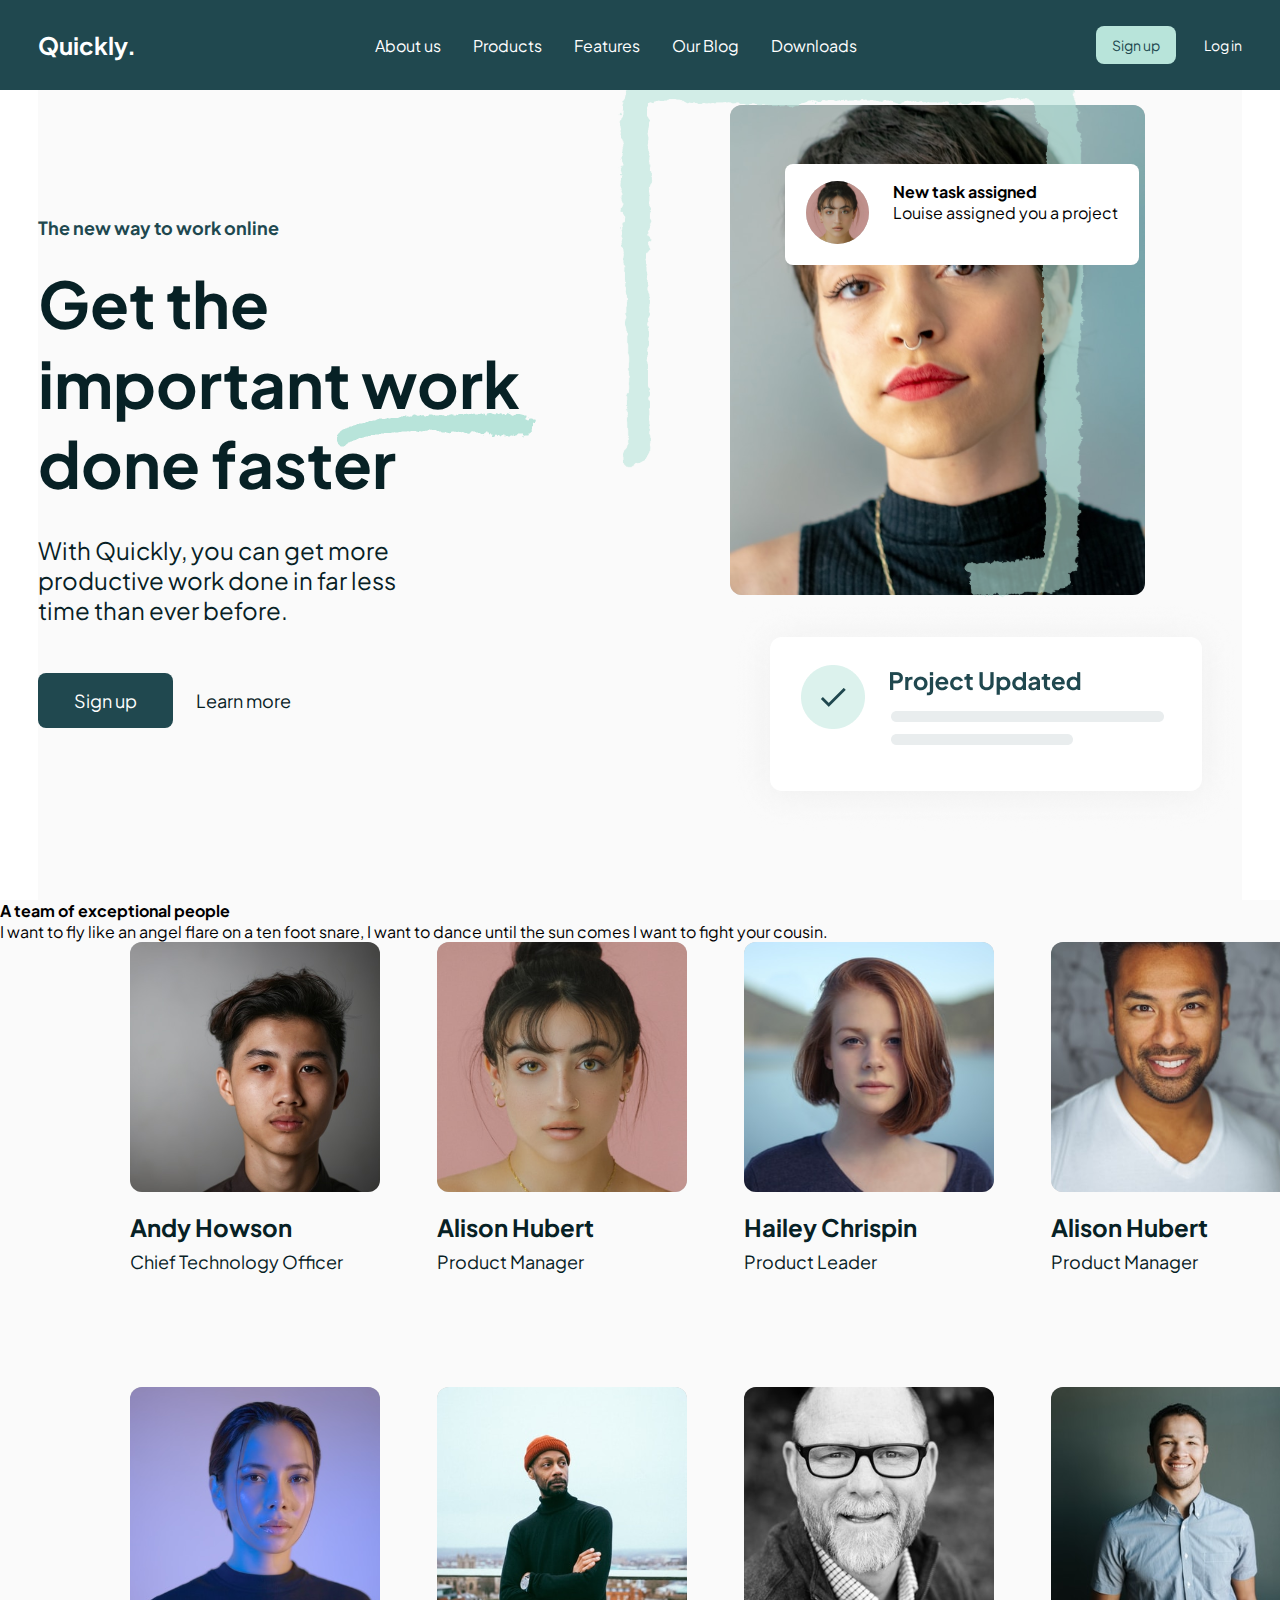
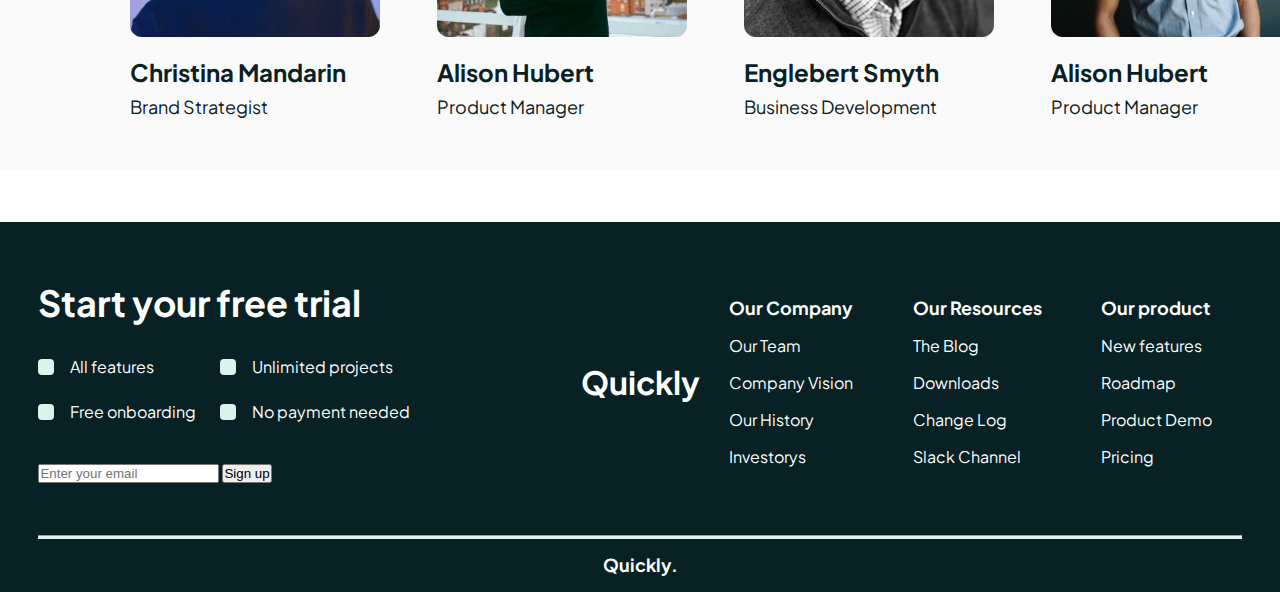
<file: 14.SCSS-QuicqlyLandingPage/index.html>
<!DOCTYPE html>
<html lang="en">
  <head>
    <meta charset="UTF-8" />
    <meta http-equiv="X-UA-Compatible" content="IE=edge" />
    <meta name="viewport" content="width=device-width, initial-scale=1.0" />
    <link rel="preconnect" href="https://fonts.googleapis.com" />
    <link rel="preconnect" href="https://fonts.gstatic.com" crossorigin />
    <link
      href="https://fonts.googleapis.com/css2?family=Plus+Jakarta+Sans:wght@400;700&display=swap"
      rel="stylesheet"
    />
    <link
      rel="stylesheet"
      href="https://cdnjs.cloudflare.com/ajax/libs/font-awesome/6.4.0/css/all.min.css"
      integrity="sha512-iecdLmaskl7CVkqkXNQ/ZH/XLlvWZOJyj7Yy7tcenmpD1ypASozpmT/E0iPtmFIB46ZmdtAc9eNBvH0H/ZpiBw=="
      crossorigin="anonymous"
      referrerpolicy="no-referrer"
    />
    <link rel="stylesheet" href="./assets/scss/main.css" />
    <title>Document</title>
  </head>
  <body>
    <header>
      <div class="container">
        <div class="header">
          <h4>Quickly.</h4>
          <nav>
            <ul>
              <li><a href="">About us</a></li>
              <li><a href="">Products</a></li>
              <li><a href="">Features</a></li>
              <li><a href="">Our Blog</a></li>
              <li><a href="">Downloads</a></li>
            </ul>
          </nav>
          <div class="btn">
            <button class="sign-up">Sign up</button>
            <button class="log-in">Log in</button>
          </div>
          <a class="menu" href=""
            ><i class="fa-sharp fa-solid fa-bars fa-2xl"></i
          ></a>
        </div>
      </div>
    </header>
    <div id="home">
      <div class="container">
        <section class="hero-banner">
          <div class="hero-banner-info">
            <h5>The new way to work online</h5>
            <p class="title">Get the important work done faster</p>
            <p class="text">
              With Quickly, you can get more productive work done in far less
              time than ever before.
            </p>
            <button class="sign">Sign up</button>
            <button class="learn">Learn more</button>
            <img class="line" src="./assets/images/line.svg" alt="" />
          </div>
          <div class="hero-banner-img">
            <div class="note">
              <div class="avatar">
                <img src="./assets/images/Avatar.svg" alt="" />
              </div>
              <div class="new">
                <h4>New task assigned</h4>
                <p>Louise assigned you a project</p>
              </div>
            </div>
            <div class="frame-img">
              <img class="photo" src="./assets/images/photo.svg" alt="" />
              <img class="frame" src="./assets/images/frame.svg" alt="" />
            </div>

              <div class="project-info">
                <img src="./assets/images/UI Element 3.png" alt="">
              </div>
            </div>
          </div>
        </section>
        
        <section class="team">
          <div class="team-about">
            <h4>A team of exceptional people</h4>
            <p>
              I want to fly like an angel flare on a ten foot snare, I want to
              dance until the sun comes I want to fight your cousin.
            </p>
          </div>
          <div class="team-img">
            <div>
              <img src="./assets/images/photo2.svg" alt="" />
              <h4>Andy Howson</h4>
              <p>Chief Technology Officer</p>
              <a href=""><i class="fa-brands fa-facebook"></i></a>
              <a class="social-icon" href=""
                ><i class="fa-brands fa-instagram"></i
              ></a>
              <a href=""><i class="fa-brands fa-twitter"></i></a>
            </div>
            <div>
              <img src="./assets/images/photo3.svg" alt="" />
              <h4>Alison Hubert</h4>
              <p>Product Manager</p>
              <a href=""><i class="fa-brands fa-facebook"></i></a>
              <a class="social-icon" href=""
                ><i class="fa-brands fa-instagram"></i
              ></a>
              <a href=""><i class="fa-brands fa-twitter"></i></a>
            </div>
            <div>
              <img src="./assets/images/photo4.svg" alt="" />
              <h4>Hailey Chrispin</h4>
              <p>Product Leader</p>
              <a href=""><i class="fa-brands fa-facebook"></i></a>
              <a class="social-icon" href=""
                ><i class="fa-brands fa-instagram"></i
              ></a>
              <a href=""><i class="fa-brands fa-twitter"></i></a>
            </div>
            <div>
              <img src="./assets/images/photo5.svg" alt="" />
              <h4>Alison Hubert</h4>
              <p>Product Manager</p>
              <a href=""><i class="fa-brands fa-facebook"></i></a>
              <a class="social-icon" href=""
                ><i class="fa-brands fa-instagram"></i
              ></a>
              <a href=""><i class="fa-brands fa-twitter"></i></a>
            </div>
            <div>
              <img src="./assets/images/photo6.svg" alt="" />
              <h4>Christina Mandarin</h4>
              <p>Brand Strategist</p>
              <a href=""><i class="fa-brands fa-facebook"></i></a>
              <a class="social-icon" href=""
                ><i class="fa-brands fa-instagram"></i
              ></a>
              <a href=""><i class="fa-brands fa-twitter"></i></a>
            </div>
            <div>
              <img src="./assets/images/photo7.svg" alt="" />
              <h4>Alison Hubert</h4>
              <p>Product Manager</p>
              <a href=""><i class="fa-brands fa-facebook"></i></a>
              <a class="social-icon" href=""
                ><i class="fa-brands fa-instagram"></i
              ></a>
              <a href=""><i class="fa-brands fa-twitter"></i></a>
            </div>
            <div>
              <img src="./assets/images/pphoto8.svg" alt="" />
              <h4>Englebert Smyth</h4>
              <p>Business Development</p>
              <a href=""><i class="fa-brands fa-facebook"></i></a>
              <a class="social-icon" href=""
                ><i class="fa-brands fa-instagram"></i
              ></a>
              <a href=""><i class="fa-brands fa-twitter"></i></a>
            </div>
            <div>
              <img src="./assets/images/photo9.svg" alt="" />
              <h4>Alison Hubert</h4>
              <p>Product Manager</p>
              <a href=""><i class="fa-brands fa-facebook"></i></a>
              <a class="social-icon" href=""
                ><i class="fa-brands fa-instagram"></i
              ></a>
              <a href=""><i class="fa-brands fa-twitter"></i></a>
            </div>
          </div>
        </section>
      </div>
      <footer>
        <div class="container">
          <div class="top">
            <div class="free-trial">
              <h3>Start your free trial</h3>
              <div class="about">
                <div class="col">
                  <div>
                    <i class="fa-solid fa-check fa-2xs"></i>
                    <p>All features</p>
                  </div>
                  <div>
                    <i class="fa-solid fa-check fa-2xs"></i>
                    <p>Free onboarding</p>
                  </div>
                </div>
                <div class="col">
                  <div>
                    <i class="fa-solid fa-check fa-2xs"></i>
                    <p>Unlimited projects</p>
                  </div>
                  <div>
                    <i class="fa-solid fa-check fa-2xs"></i>
                    <p>No payment needed</p>
                  </div>
                </div>
              </div>
              <div class="input">
                <input type="text" placeholder="Enter your email" />
                <button>Sign up</button>
              </div>
            </div>
            <div class="footer">
              <h1>Quickly</h1>
              <a href="#"><i class="fa-brands fa-facebook"></i></a>
              <a href="#"><i class="fa-brands fa-twitter"></i></a>
              <a href="#"><i class="fa-brands fa-linkedin"></i></a>
              <a href="#"><i class="fa-brands fa-instagram"></i></a>
            </div>
            <div class="about-company">
              <ul>
                <li><h5>Our Company</h5></li>
                <li>Our Team</li>
                <li>Company Vision</li>
                <li>Our History</li>
                <li>Investorys</li>
              </ul>
              <ul>
                <li><h5>Our Resources</h5></li>
                <li>The Blog</li>
                <li>Downloads</li>
                <li>Change Log</li>
                <li>Slack Channel</li>
              </ul>
              <ul>
                <li><h5>Our product</h5></li>
                <li>New features</li>
                <li>Roadmap</li>
                <li>Product Demo</li>
                <li>Pricing</li>
              </ul>
            </div>
          </div>

          <div class="bottom">
            <hr />
            <h5>Quickly.</h5>
            <p>Copyright 2022 Quickly LTD <span>powered by Rashid</span></p>
          </div>
        </div>
      </footer>
    </div>
  </body>
</html>
</file>
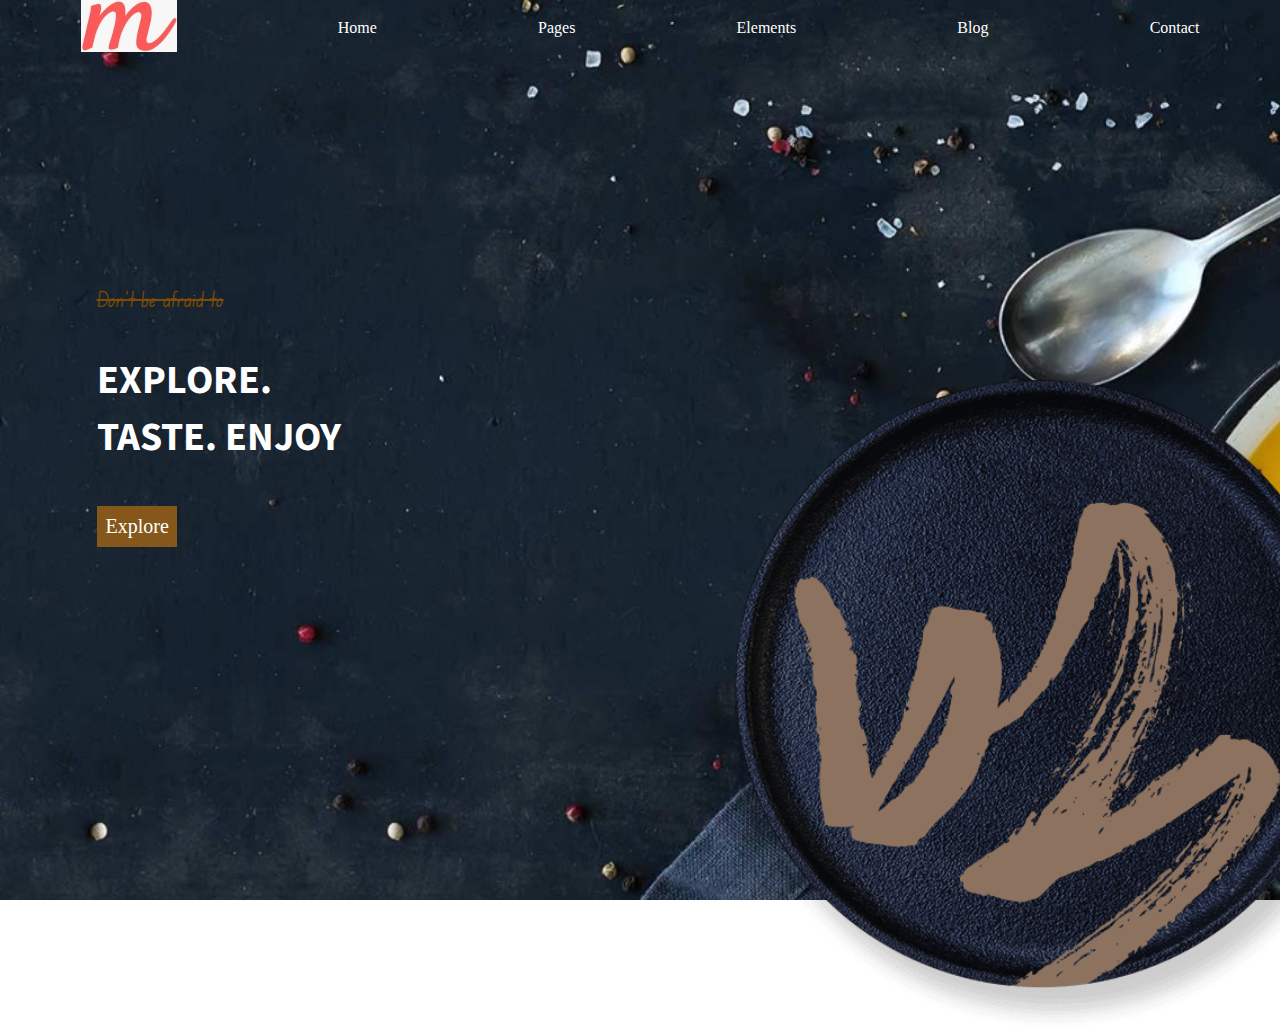
<file: Traditional-cuisine/index.html>
<!DOCTYPE html>
<html lang="en">
  <head>
    <meta charset="UTF-8" />
    <meta http-equiv="X-UA-Compatible" content="IE=edge" />
    <meta name="viewport" content="width=, initial-scale=1.0" />
    <link rel="stylesheet" href="./css/main.css" />
    <title>Document</title>
  </head>
  <body>
    <header>
      <div class="container">
        <nav>
          <ul>
            <li>
              <a href=""><img src="./css/images/logo.jpg" alt="" /></a>
            </li>
            <li><a href="#">Home</a></li>
            <li><a href="#">Pages</a></li>
            <li><a href="#">Elements</a></li>
            <li><a href="#">Blog</a></li>
            <li><a href="#">Contact</a></li>
          </ul>
        </nav>
        <div class="about">
          <div class="explore">
            <p>Don't be afraid to</p>
            <h1>explore. <br />taste. enjoy</h1>
            <a href="">Explore</a>
          </div>
          <div class="img1">
            <img src="./css/images/h3-slider-img-1.png" alt="" />
          </div>
        </div>
      </div>
    </header>
  </body>
</html>
</file>
<file: 14.SCSS-QuicqlyLandingPage/assets/scss/main.css>
* {
  margin: 0;
  padding: 0;
  box-sizing: border-box;
  text-decoration: none;
  list-style: none;
}

.container {
  max-width: 1440px;
  margin: 0 3%;
}

body {
  font-family: "Plus Jakarta Sans", sans-serif;
}

header {
  background-color: #20484F;
  padding: 26px 0;
  position: fixed;
  width: 100%;
  z-index: 3;
}
header .header {
  display: flex;
  justify-content: space-between;
  align-items: center;
  width: 100%;
}
header .header h4 {
  color: white;
  font-size: 24px;
  font-weight: 700;
}
header .header nav ul {
  display: flex;
  justify-content: space-between;
  align-items: center;
  gap: 32px;
}
header .header nav ul li a {
  color: white;
}
header .header .btn {
  display: flex;
  justify-content: space-between;
  align-items: center;
  gap: 28px;
}
header .header .btn .sign-up {
  background-color: #B8E4DA;
  border: none;
  color: #20484F;
  padding: 10px 16px;
  border-radius: 8px;
  font-size: 14px;
  font-family: "Plus Jakarta Sans", sans-serif;
}
header .header .btn .log-in {
  background-color: transparent;
  font-family: "Plus Jakarta Sans", sans-serif;
  color: #fff;
  border: none;
  font-size: 14px;
}
header .header .menu {
  display: none;
}
@media only screen and (max-width: 777px) {
  header .header nav {
    display: none;
  }
  header .header .btn {
    display: none;
  }
  header .header .menu {
    display: block;
    color: #fff;
  }
}

footer {
  padding-top: 58px;
  background-color: #072125;
  color: #fff;
}
footer .top {
  display: flex;
  justify-content: space-between;
  align-items: center;
}
footer .top .free-trial {
  width: 50%;
}
footer .top .free-trial h3 {
  font-size: 36px;
  margin-bottom: 31px;
}
footer .top .free-trial .about {
  display: flex;
  gap: 24px;
}
footer .top .free-trial .about .col {
  display: flex;
  flex-direction: column;
  gap: 24px;
  margin-bottom: 39px;
}
footer .top .free-trial .about .col div {
  display: flex;
  align-items: center;
  -moz-column-gap: 16px;
       column-gap: 16px;
}
footer .top .free-trial .about .col .fa-solid {
  background-color: #DCF2ED;
  color: #20484F;
  height: 16px;
  width: 16px;
  border-radius: 4px;
  display: flex;
  justify-content: center;
  align-items: center;
}
footer .top .free-trial .footer-input {
  position: relative;
}
footer .top .free-trial .footer-input input {
  padding: 11px 44px;
  font-size: 18px;
  color: rgba(32, 72, 79, 0.2);
  border: none;
  border-radius: 8px;
  width: 50%;
}
footer .top .free-trial .footer-input button {
  width: 130px;
  height: 42px;
  position: absolute;
  right: 50%;
  background-color: #DCF2ED;
  border: none;
  border-bottom-right-radius: 8px;
  border-top-right-radius: 8px;
  color: #072125;
  font-size: 18px;
}
footer .top .mobile-footer {
  display: none;
}
footer .top .about-company {
  width: 50%;
  display: flex;
  justify-content: space-around;
  align-items: center;
}
footer .top .about-company ul {
  display: flex;
  flex-direction: column;
  row-gap: 16px;
}
footer .top .about-company ul li h5 {
  font-size: 18px;
}
footer .bottom {
  margin-top: 52px;
}
footer .bottom h5 {
  text-align: center;
  font-size: 18px;
  padding-bottom: 16px;
}
footer .bottom h5::before {
  content: "";
  display: block;
  border: 1px solid #DCF2ED;
  margin-bottom: 14px;
}
footer .bottom p {
  display: none;
}
@media only screen and (max-width: 777px) {
  footer {
    padding-top: 20px;
  }
  footer .top {
    flex-direction: column;
  }
  footer .top .free-trial {
    display: none;
  }
  footer .top .mobile-footer {
    display: block;
  }
  footer .top .mobile-footer h1 {
    padding-bottom: 30px;
    text-align: center;
  }
  footer .top .mobile-footer a {
    padding: 20px;
  }
  footer .top .mobile-footer a .fa-brands {
    padding: 10px;
    font-size: 24px;
    color: #fff;
    border: 1px solid white;
    border-radius: 50%;
  }
  footer .top .about-company {
    flex-direction: column;
    margin-top: 30px;
    row-gap: 30px;
    text-align: center;
  }
  footer .top .about-company ul li {
    color: #DCF2ED;
  }
  footer .bottom {
    padding: 15px;
  }
  footer .bottom h5 {
    display: none;
  }
  footer .bottom p {
    display: block;
    text-align: center;
    margin-top: 25px;
    animation: copyright 1s linear infinite;
  }
  footer .bottom p span::before {
    content: "";
    border: 1px solid #fff;
    margin: 0 10px;
    display: inline-block;
    height: 12px;
  }
  @keyframes copyright {
    0% {
      transform: rotate(0deg);
    }
    50% {
      transform: rotate(-2deg);
    }
    to {
      transform: rotateX(2deg);
    }
  }
}

#home .hero-banner {
  height: 100vh;
  display: flex;
  justify-content: space-between;
  align-items: center;
  gap: 179px;
  background-color: #fafafa;
  padding-bottom: 136px;
}
#home .hero-banner .hero-banner-info {
  margin-top: 15%;
  width: 50%;
  position: relative;
}
#home .hero-banner .hero-banner-info h5 {
  font-size: 18px;
  font-weight: 700;
  color: #20484F;
  margin-bottom: 24px;
}
#home .hero-banner .hero-banner-info .title {
  font-size: 64px;
  font-weight: 700;
  color: #072125;
  margin-bottom: 32px;
  position: relative;
  z-index: 1;
}
#home .hero-banner .hero-banner-info .text {
  width: 75%;
  font-size: 24px;
  color: #072125;
  margin-bottom: 48px;
}
#home .hero-banner .hero-banner-info .mobile-title {
  display: none;
}
#home .hero-banner .hero-banner-info .mobile-text {
  display: none;
}
#home .hero-banner .hero-banner-info .sign {
  background-color: #20484F;
  padding: 16px 36px;
  font-size: 18px;
  font-family: "Plus Jakarta Sans", sans-serif;
  color: #fff;
  border: none;
  border-radius: 8px;
  margin-right: 20px;
}
#home .hero-banner .hero-banner-info .learn {
  font-family: "Plus Jakarta Sans", sans-serif;
  border: none;
  font-size: 18px;
  background-color: transparent;
  color: #072125;
}
#home .hero-banner .hero-banner-info .line {
  position: absolute;
  top: 16%;
  left: 37%;
}
#home .hero-banner .hero-banner-info input {
  display: none;
}
#home .hero-banner .hero-banner-info .mobile-btn {
  display: none;
}
#home .hero-banner .hero-banner-img {
  margin-top: 15%;
  width: 50%;
  position: relative;
}
#home .hero-banner .hero-banner-img .note {
  display: flex;
  padding: 17px 21px;
  -moz-column-gap: 24px;
       column-gap: 24px;
  position: absolute;
  background-color: #fff;
  right: 20%;
  top: 8%;
  border-radius: 8px;
  z-index: 2;
}
#home .hero-banner .hero-banner-img .note .border {
  width: 73px;
  height: 73px;
  border-radius: 50%;
  background-color: #B8E4DA;
  display: flex;
  padding: 2px;
}
#home .hero-banner .hero-banner-img .note .border img {
  border: 3px solid #fff;
  border-radius: 50%;
}
#home .hero-banner .hero-banner-img .note .notif h4 {
  font-size: 24px;
  margin-bottom: 7px;
}
#home .hero-banner .hero-banner-img .note .notif p {
  color: #20484F;
}
#home .hero-banner .hero-banner-img .bg-image {
  position: relative;
  z-index: 1;
}
#home .hero-banner .hero-banner-img .frame {
  position: absolute;
  right: 25%;
  top: -9%;
}
#home .hero-banner .hero-banner-img .mobile-img {
  display: none;
}
#home .hero-banner .hero-banner-img .update {
  display: flex;
  gap: 19px;
  padding: 28px 38px 24px 31px;
  width: 432px;
  height: 193px;
  background-color: #fff;
  position: absolute;
  bottom: -15%;
  right: 46%;
  border-radius: 12px;
  z-index: 2;
}
#home .hero-banner .hero-banner-img .update .icon {
  position: relative;
  width: 64px;
  height: 64px;
  background-color: #DCF2ED;
  border-radius: 50%;
}
#home .hero-banner .hero-banner-img .update .icon img {
  position: absolute;
  top: 33%;
  left: 33%;
  color: #20484F;
}
#home .hero-banner .hero-banner-img .update .update-info h4 {
  color: #20484F;
}
#home .hero-banner .hero-banner-img .update .update-info .line {
  width: 273px;
  height: 11px;
  margin-top: 16px;
  background-color: rgba(32, 72, 79, 0.1);
  border-radius: 12px;
}
#home .hero-banner .hero-banner-img .update .update-info .short {
  margin-top: 12px;
  margin-bottom: 24px;
  width: 182px;
}
#home .hero-banner .hero-banner-img .update .update-info .line-wide {
  width: 110px;
  height: 37px;
  background-color: #B8E4DA;
  border-radius: 8px;
}
@media only screen and (max-width: 777px) {
  #home .hero-banner {
    flex-direction: column-reverse;
    justify-content: space-around;
    row-gap: 10px;
  }
  #home .hero-banner .hero-banner-img {
    padding-top: 10%;
  }
  #home .hero-banner .hero-banner-img .note {
    display: none;
  }
  #home .hero-banner .hero-banner-img .frame-img {
    display: none;
  }
  #home .hero-banner .hero-banner-img .mobile-img {
    display: block;
    width: 100%;
  }
  #home .hero-banner .hero-banner-img .update {
    display: none;
  }
  #home .hero-banner .hero-banner-info {
    margin-top: 5%;
    width: 70%;
  }
  #home .hero-banner .hero-banner-info h5 {
    display: none;
  }
  #home .hero-banner .hero-banner-info .title {
    display: none;
  }
  #home .hero-banner .hero-banner-info .text {
    display: none;
  }
  #home .hero-banner .hero-banner-info .mobile-title {
    display: block;
    text-align: center;
    padding: 20px;
  }
  #home .hero-banner .hero-banner-info .mobile-text {
    display: block;
    text-align: center;
  }
  #home .hero-banner .hero-banner-info button {
    display: none;
  }
  #home .hero-banner .hero-banner-info .line {
    display: none;
  }
  #home .hero-banner .hero-banner-info .email {
    position: relative;
    margin-top: 10%;
  }
  #home .hero-banner .hero-banner-info .email input {
    display: block;
    padding: 11px 44px;
    font-size: 18px;
    color: rgba(32, 72, 79, 0.2);
    border-radius: 8px;
    width: 100%;
  }
  #home .hero-banner .hero-banner-info .email .mobile-btn {
    display: block;
    width: 130px;
    height: 42px;
    position: absolute;
    right: 0.2%;
    bottom: 5%;
    background-color: #DCF2ED;
    border: none;
    border-bottom-right-radius: 8px;
    border-top-right-radius: 8px;
    color: #072125;
    font-size: 18px;
  }
}
#home .team {
  background: #fafafa;
  margin-bottom: 53px;
}
#home .team .head-line {
  display: flex;
  flex-direction: column;
  align-items: center;
  color: #072125;
}
#home .team .head-line h4 {
  font-size: 40px;
  margin-top: 79px;
  margin-bottom: 16px;
}
#home .team .head-line p {
  text-align: center;
  margin-bottom: 64px;
  width: 35%;
}
#home .team .team-img {
  display: grid;
  grid-template-columns: repeat(4, 1fr);
  -moz-column-gap: 57px;
       column-gap: 57px;
  row-gap: 63px;
  padding: 0 130px;
}
#home .team .team-img div {
  color: #072125;
}
#home .team .team-img div h4 {
  margin-top: 16px;
  margin-bottom: 8px;
  font-size: 24px;
}
#home .team .team-img div p {
  margin-bottom: 30px;
  font-size: 18px;
}
#home .team .team-img div .fa-brands {
  color: #072125;
}
#home .team .team-img div .social-icon {
  margin: 0 40px;
}
@media only screen and (max-width: 777px) {
  #home .team .head-line p {
    width: 60%;
  }
  #home .team .team-img {
    display: flex;
    align-items: center;
    flex-direction: column;
  }
}/*# sourceMappingURL=main.css.map */
</file>
<file: Traditional-cuisine/css/main.css>
@import url("https://fonts.googleapis.com/css2?family=Edu+NSW+ACT+Foundation:wght@500;600;700&display=swap");
@import url("https://fonts.googleapis.com/css2?family=Source+Sans+Pro:ital,wght@0,400;0,600;1,400&display=swap");
* {
  margin: 0;
  padding: 0;
  box-sizing: border-box;
  text-decoration: none;
  list-style: none;
}

header {
  background-image: url(./images/c3993b57-4750-4f91-9842-ed70c7aea5f9.jpg);
  background-repeat: no-repeat;
  background-size: cover;
  height: 100vh;
}
header nav ul {
  display: flex;
  justify-content: space-around;
  align-items: center;
  position: relative;
}
header nav ul li a {
  color: white;
}
header nav ul li a:hover::after {
  content: "";
  width: 20px;
  height: 2px;
  background-color: rgb(155, 25, 25);
  display: block;
  position: absolute;
}

.about {
  height: 80vh;
  display: flex;
  align-items: center;
  color: white;
  justify-content: space-around;
}
.about .explore {
  display: grid;
  row-gap: 40px;
}
.about .explore p {
  text-decoration: line-through;
  color: rgb(124, 74, 9);
  font-size: 21px;
  font-family: "Edu NSW ACT Foundation", cursive;
}
.about .explore h1 {
  font-size: 40px;
}
.about .img1 {
  height: 100%;
}
.about .img1 img {
  width: 650px;
  position: relative;
  left: 30%;
  top: 45%;
  transition: 0.9s;
}
.about .img1 img:hover {
  transform: translate(0%, 15%);
}

.about .explore h1 {
  text-transform: uppercase;
  font-family: "Source Sans Pro", sans-serif;
}
.about .explore a {
  color: white;
  background-color: rgb(133, 87, 27);
  padding: 9px;
  width: 80px;
  font-size: 20px;
}
.about .explore a:hover {
  background-color: rgba(240, 204, 158, 0.767);
  color: black;
}/*# sourceMappingURL=main.css.map */
</file>
